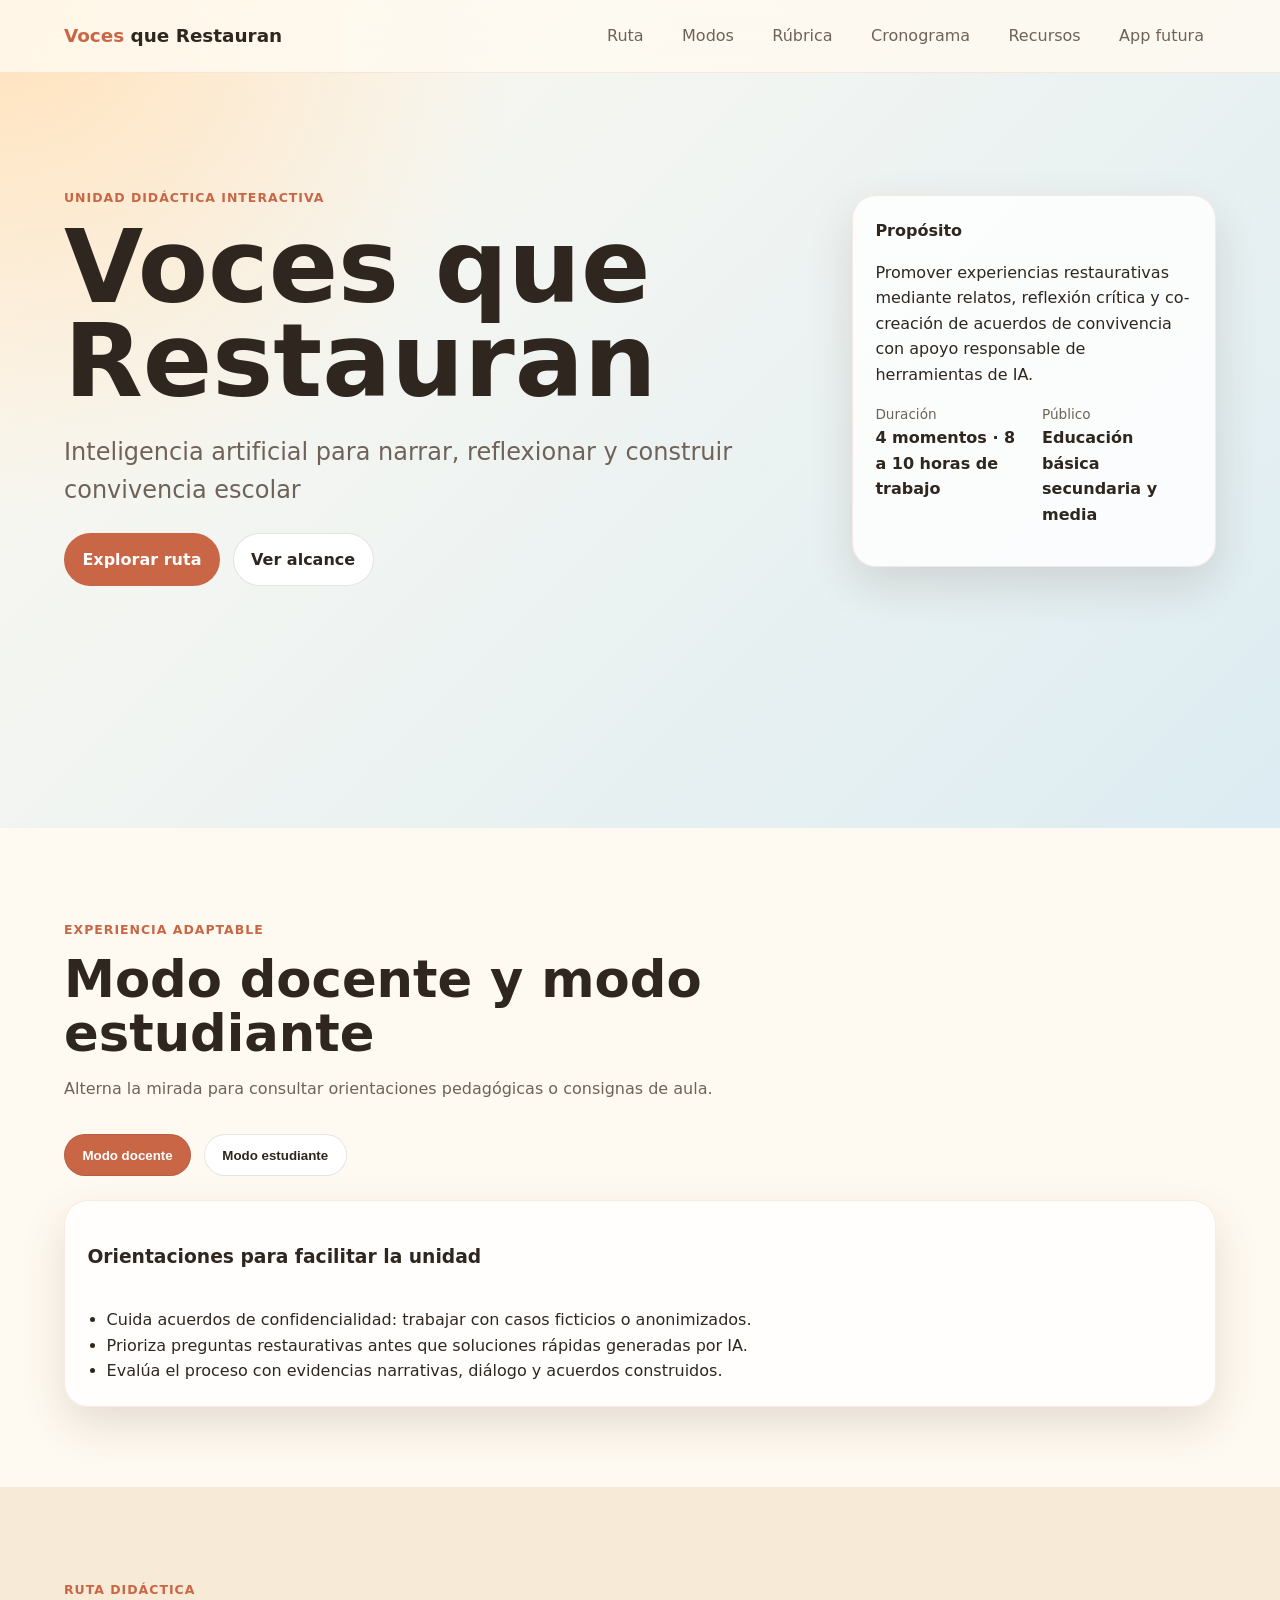
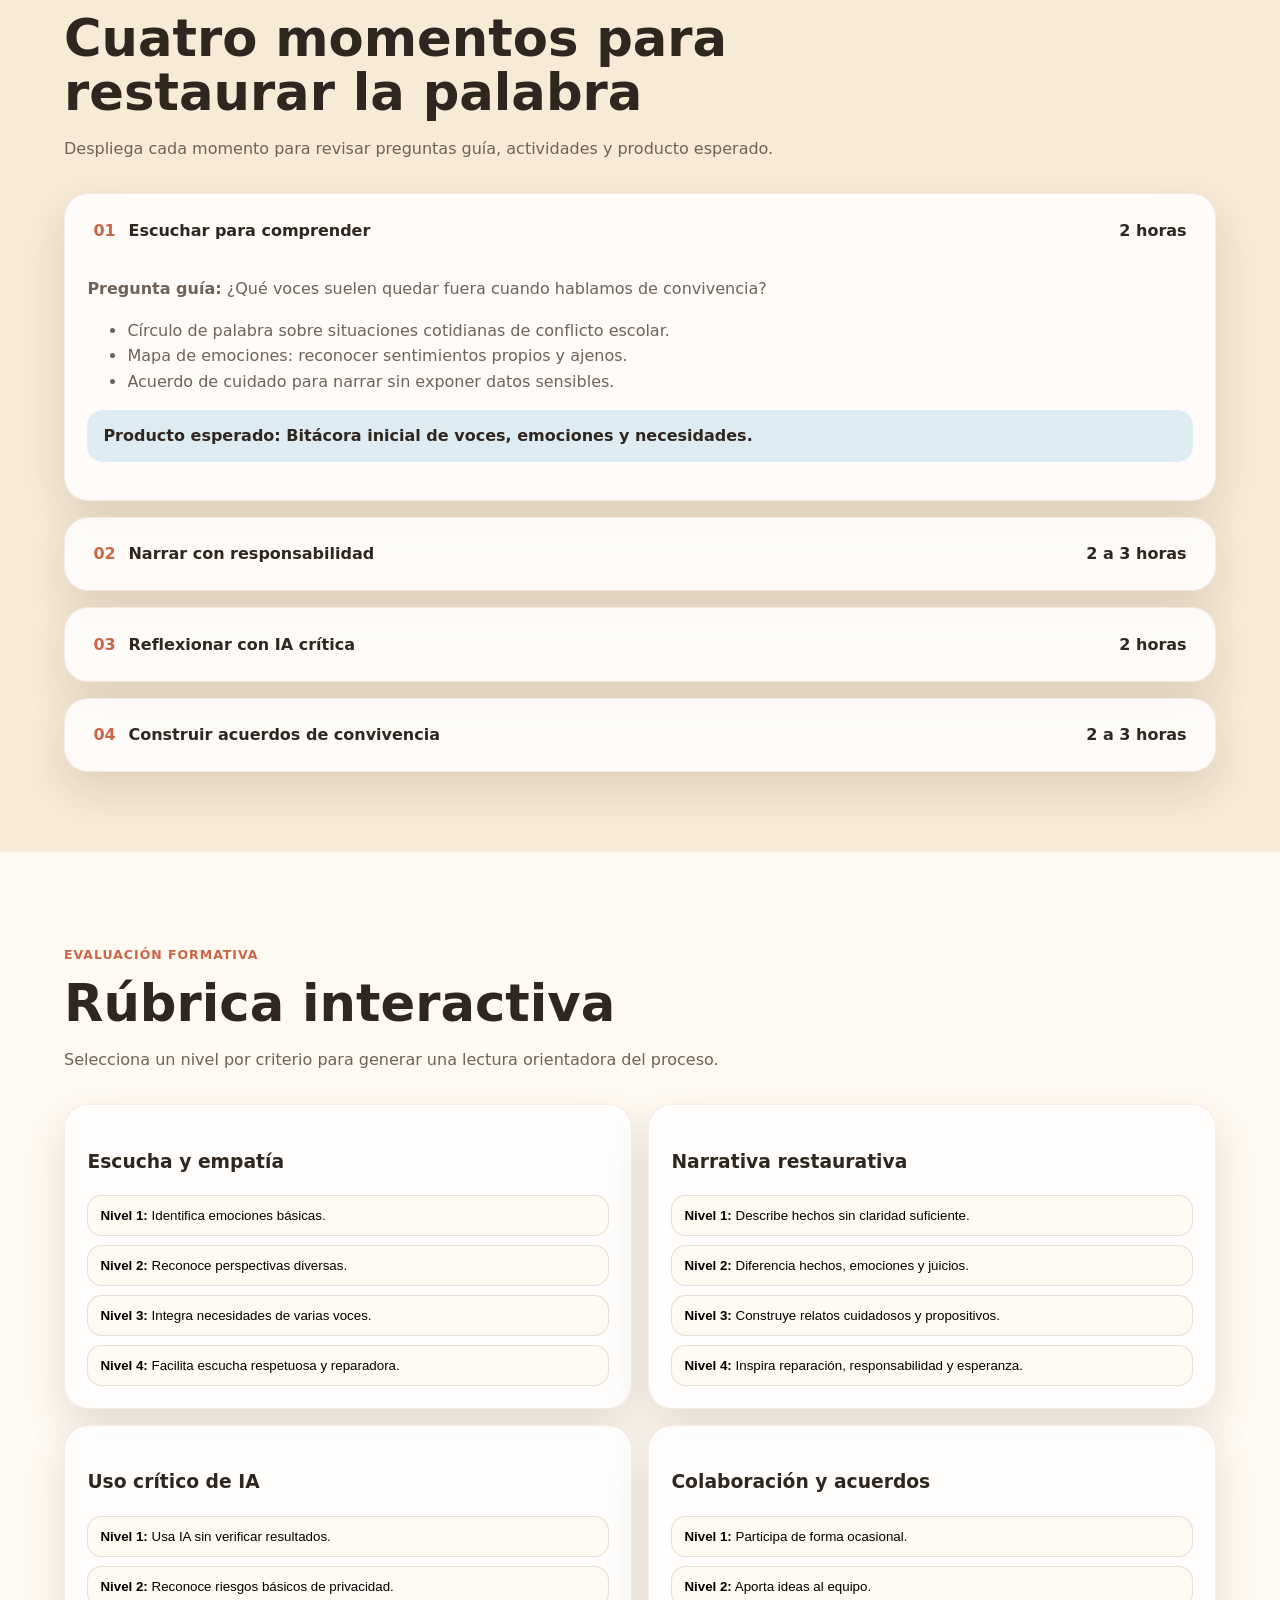
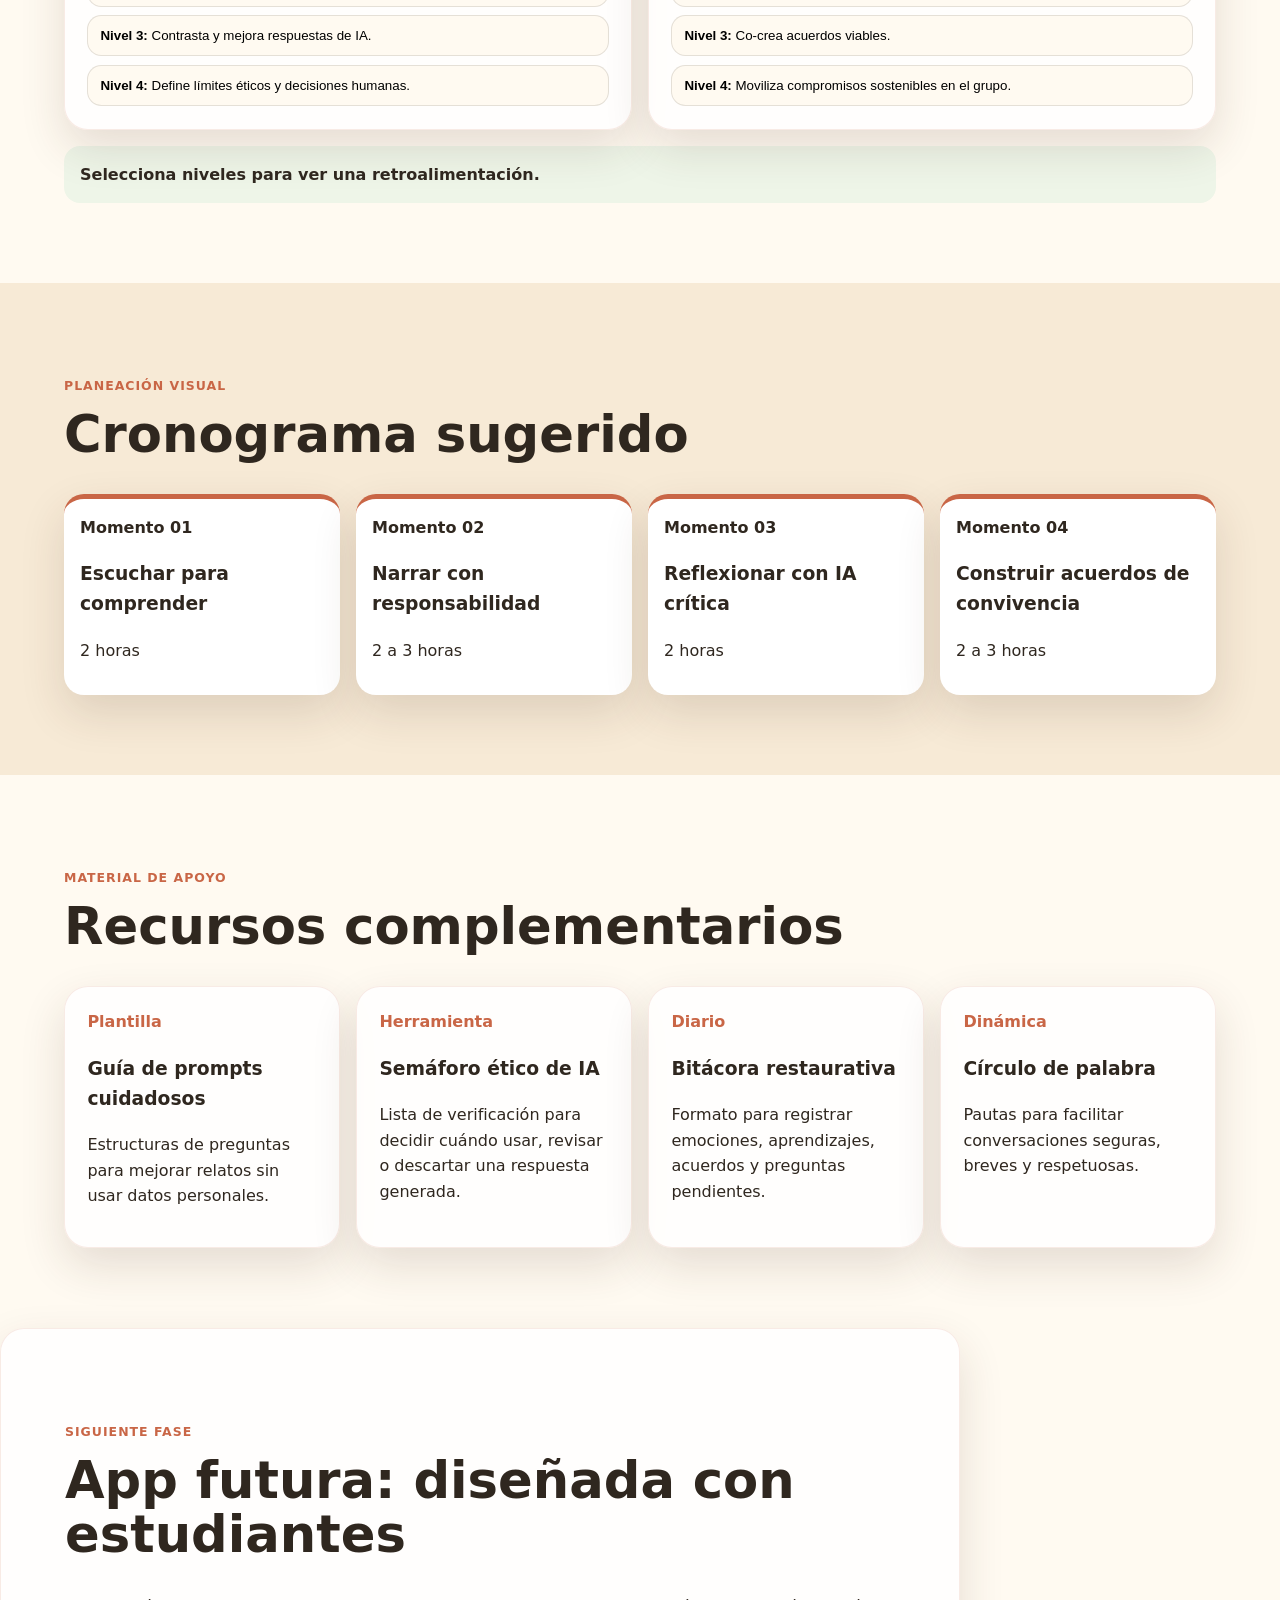
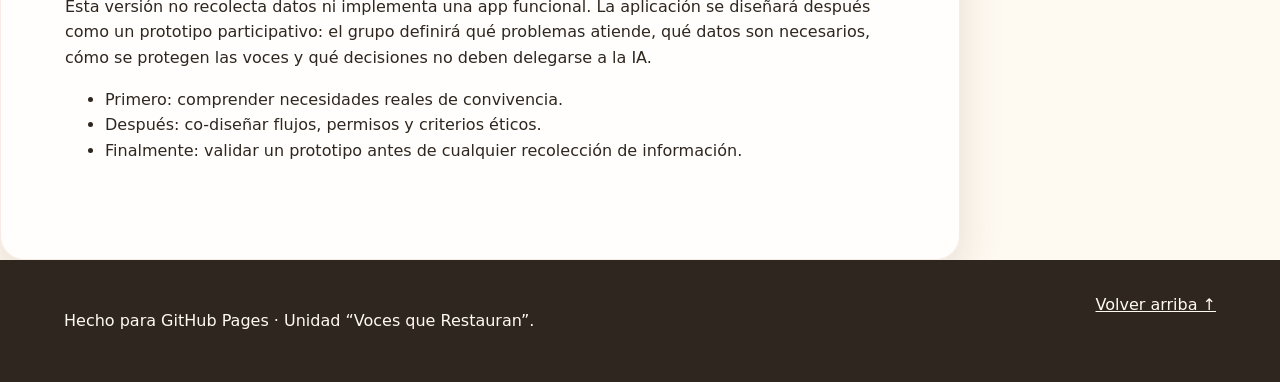
<file: docs/index.html>
<!doctype html>
<html lang="es">
  <head>
    <meta charset="utf-8" />
    <meta name="viewport" content="width=device-width, initial-scale=1" />
    <title>Voces que Restauran · Unidad didáctica</title>
    <meta name="description" content="Unidad didáctica interactiva sobre IA, narrativas restaurativas y convivencia escolar." />
    <link rel="stylesheet" href="assets/styles.css" />
  </head>
  <body>
    <header class="site-header" id="inicio">
      <nav class="navbar" aria-label="Navegación principal">
        <a class="brand" href="#inicio" aria-label="Inicio Voces que Restauran"><span>Voces</span> que Restauran</a>
        <button class="menu-toggle" type="button" aria-expanded="false" aria-controls="navLinks">☰</button>
        <div class="nav-links" id="navLinks">
          <a href="#ruta">Ruta</a>
          <a href="#modos">Modos</a>
          <a href="#rubrica">Rúbrica</a>
          <a href="#cronograma">Cronograma</a>
          <a href="#recursos">Recursos</a>
          <a href="#app-futura">App futura</a>
        </div>
      </nav>
      <section class="hero">
        <div>
          <p class="eyebrow">Unidad didáctica interactiva</p>
          <h1 id="unitTitle">Voces que Restauran</h1>
          <p class="lead" id="unitSubtitle">Inteligencia artificial para narrar, reflexionar y construir convivencia escolar.</p>
          <div class="hero-actions">
            <a class="button primary" href="#ruta">Explorar ruta</a>
            <a class="button ghost" href="#app-futura">Ver alcance</a>
          </div>
        </div>
        <aside class="hero-card" aria-label="Resumen de la unidad">
          <strong>Propósito</strong>
          <p id="unitPurpose">Promover experiencias restaurativas mediante relatos, reflexión crítica y acuerdos de convivencia.</p>
          <dl>
            <div><dt>Duración</dt><dd id="unitDuration">4 momentos</dd></div>
            <div><dt>Público</dt><dd id="unitAudience">Secundaria y media</dd></div>
          </dl>
        </aside>
      </section>
    </header>

    <main>
      <section class="section" id="modos">
        <div class="section-heading">
          <p class="eyebrow">Experiencia adaptable</p>
          <h2>Modo docente y modo estudiante</h2>
          <p>Alterna la mirada para consultar orientaciones pedagógicas o consignas de aula.</p>
        </div>
        <div class="mode-switch" role="group" aria-label="Seleccionar modo de visualización">
          <button class="mode-button active" data-mode="docente" type="button">Modo docente</button>
          <button class="mode-button" data-mode="estudiante" type="button">Modo estudiante</button>
        </div>
        <div class="mode-panel" id="modePanel" aria-live="polite"></div>
      </section>

      <section class="section warm" id="ruta">
        <div class="section-heading">
          <p class="eyebrow">Ruta didáctica</p>
          <h2>Cuatro momentos para restaurar la palabra</h2>
          <p>Despliega cada momento para revisar preguntas guía, actividades y producto esperado.</p>
        </div>
        <div class="accordion" id="momentsAccordion"></div>
      </section>

      <section class="section" id="rubrica">
        <div class="section-heading">
          <p class="eyebrow">Evaluación formativa</p>
          <h2>Rúbrica interactiva</h2>
          <p>Selecciona un nivel por criterio para generar una lectura orientadora del proceso.</p>
        </div>
        <div class="rubric" id="rubricGrid"></div>
        <output class="rubric-result" id="rubricResult">Selecciona niveles para ver una retroalimentación.</output>
      </section>

      <section class="section warm" id="cronograma">
        <div class="section-heading">
          <p class="eyebrow">Planeación visual</p>
          <h2>Cronograma sugerido</h2>
        </div>
        <div class="timeline" id="timeline"></div>
      </section>

      <section class="section" id="recursos">
        <div class="section-heading">
          <p class="eyebrow">Material de apoyo</p>
          <h2>Recursos complementarios</h2>
        </div>
        <div class="resource-grid" id="resourcesGrid"></div>
      </section>

      <section class="section app-future" id="app-futura">
        <div class="section-heading">
          <p class="eyebrow">Siguiente fase</p>
          <h2>App futura: diseñada con estudiantes</h2>
        </div>
        <p>Esta versión no recolecta datos ni implementa una app funcional. La aplicación se diseñará después como un prototipo participativo: el grupo definirá qué problemas atiende, qué datos son necesarios, cómo se protegen las voces y qué decisiones no deben delegarse a la IA.</p>
        <ul>
          <li>Primero: comprender necesidades reales de convivencia.</li>
          <li>Después: co-diseñar flujos, permisos y criterios éticos.</li>
          <li>Finalmente: validar un prototipo antes de cualquier recolección de información.</li>
        </ul>
      </section>
    </main>

    <footer class="site-footer">
      <p>Hecho para GitHub Pages · Unidad “Voces que Restauran”.</p>
      <a href="#inicio">Volver arriba ↑</a>
    </footer>

    <script src="assets/app.js" defer></script>
  </body>
</html>
</file>
<file: docs/assets/styles.css>
:root {
  --ink: #2f271f;
  --muted: #6f6258;
  --paper: #fffaf1;
  --cream: #f7ead6;
  --peach: #f7b98b;
  --terracotta: #c96646;
  --sage: #6f8f72;
  --sky: #dcecf2;
  --white: #ffffff;
  --shadow: 0 18px 45px rgba(70, 44, 25, 0.14);
  font-family: Inter, ui-sans-serif, system-ui, -apple-system, BlinkMacSystemFont, "Segoe UI", sans-serif;
}

* { box-sizing: border-box; }
html { scroll-behavior: smooth; }
body { margin: 0; color: var(--ink); background: var(--paper); line-height: 1.6; }
a { color: inherit; }

.site-header {
  background: radial-gradient(circle at top left, #ffe1ba, transparent 34%), linear-gradient(135deg, var(--paper), var(--sky));
  min-height: 92vh;
}

.navbar {
  align-items: center;
  display: flex;
  justify-content: space-between;
  gap: 1rem;
  padding: 1rem clamp(1rem, 5vw, 5rem);
  position: sticky;
  top: 0;
  z-index: 10;
  backdrop-filter: blur(16px);
  background: rgba(255, 250, 241, 0.82);
  border-bottom: 1px solid rgba(201, 102, 70, 0.12);
}

.brand { font-weight: 850; font-size: 1.15rem; text-decoration: none; }
.brand span { color: var(--terracotta); }
.nav-links { display: flex; gap: 0.9rem; flex-wrap: wrap; }
.nav-links a { border-radius: 999px; padding: 0.45rem 0.75rem; text-decoration: none; color: var(--muted); }
.nav-links a:hover { background: var(--cream); color: var(--ink); }
.menu-toggle { display: none; border: 0; background: var(--terracotta); color: var(--white); border-radius: 0.75rem; padding: 0.55rem 0.75rem; }

.hero { display: grid; grid-template-columns: minmax(0, 1.35fr) minmax(280px, 0.65fr); gap: 2rem; align-items: center; padding: clamp(3rem, 8vw, 7rem) clamp(1rem, 5vw, 5rem); }
.eyebrow { color: var(--terracotta); font-weight: 800; letter-spacing: 0.08em; text-transform: uppercase; font-size: 0.78rem; }
h1 { font-size: clamp(3rem, 8vw, 6.8rem); line-height: 0.92; margin: 0.3rem 0 1rem; }
h2 { font-size: clamp(2rem, 4vw, 3.25rem); line-height: 1.05; margin: 0; }
.lead { font-size: clamp(1.15rem, 2vw, 1.5rem); color: var(--muted); max-width: 760px; }
.hero-actions, .mode-switch { display: flex; gap: 0.8rem; flex-wrap: wrap; margin-top: 1.5rem; }
.button, .mode-button { border: 0; border-radius: 999px; cursor: pointer; font-weight: 800; padding: 0.85rem 1.15rem; text-decoration: none; }
.primary, .mode-button.active { background: var(--terracotta); color: var(--white); }
.ghost, .mode-button { background: var(--white); color: var(--ink); box-shadow: inset 0 0 0 1px rgba(47, 39, 31, 0.12); }
.hero-card, .mode-panel, .accordion-item, .rubric-card, .resource-card, .app-future { background: rgba(255, 255, 255, 0.82); border: 1px solid rgba(201, 102, 70, 0.13); border-radius: 1.5rem; box-shadow: var(--shadow); padding: 1.4rem; }
.hero-card dl { display: grid; grid-template-columns: 1fr 1fr; gap: 1rem; }
dt { color: var(--muted); font-size: 0.85rem; } dd { margin: 0; font-weight: 800; }

.section { padding: clamp(3rem, 7vw, 5rem) clamp(1rem, 5vw, 5rem); }
.warm { background: var(--cream); }
.section-heading { max-width: 820px; margin-bottom: 2rem; }
.section-heading p:last-child { color: var(--muted); }

.mode-panel { margin-top: 1.5rem; display: grid; gap: 1rem; }
.mode-panel ul { margin: 0; padding-left: 1.2rem; }

.accordion { display: grid; gap: 1rem; }
.accordion-trigger { width: 100%; display: flex; justify-content: space-between; gap: 1rem; align-items: center; background: transparent; border: 0; color: var(--ink); cursor: pointer; font: inherit; font-weight: 850; text-align: left; }
.moment-number { color: var(--terracotta); margin-right: 0.8rem; }
.accordion-content { display: none; padding-top: 1rem; color: var(--muted); }
.accordion-item.open .accordion-content { display: block; }
.product { background: var(--sky); border-radius: 1rem; padding: 0.8rem 1rem; color: var(--ink); font-weight: 700; }

.rubric { display: grid; grid-template-columns: repeat(2, minmax(0, 1fr)); gap: 1rem; }
.rubric-options { display: grid; gap: 0.55rem; margin-top: 1rem; }
.rubric-options button { border: 1px solid rgba(47, 39, 31, 0.12); background: var(--paper); border-radius: 0.9rem; cursor: pointer; padding: 0.75rem; text-align: left; }
.rubric-options button.selected { background: var(--sage); color: var(--white); }
.rubric-result { display: block; margin-top: 1rem; padding: 1rem; border-radius: 1rem; background: #eef5e8; font-weight: 800; }

.timeline { display: grid; grid-template-columns: repeat(4, 1fr); gap: 1rem; }
.timeline-card { background: var(--white); border-top: 5px solid var(--terracotta); border-radius: 1.25rem; padding: 1rem; box-shadow: var(--shadow); }
.resource-grid { display: grid; grid-template-columns: repeat(4, 1fr); gap: 1rem; }
.resource-card strong { color: var(--terracotta); }
.app-future { max-width: 960px; }
.site-footer { display: flex; justify-content: space-between; gap: 1rem; padding: 2rem clamp(1rem, 5vw, 5rem); background: var(--ink); color: var(--paper); }

@media (max-width: 860px) {
  .menu-toggle { display: inline-flex; }
  .nav-links { display: none; position: absolute; left: 1rem; right: 1rem; top: 4.25rem; flex-direction: column; background: var(--white); border-radius: 1rem; padding: 1rem; box-shadow: var(--shadow); }
  .nav-links.open { display: flex; }
  .hero, .rubric, .timeline, .resource-grid { grid-template-columns: 1fr; }
  .site-header { min-height: auto; }
  .site-footer { flex-direction: column; }
}
</file>
